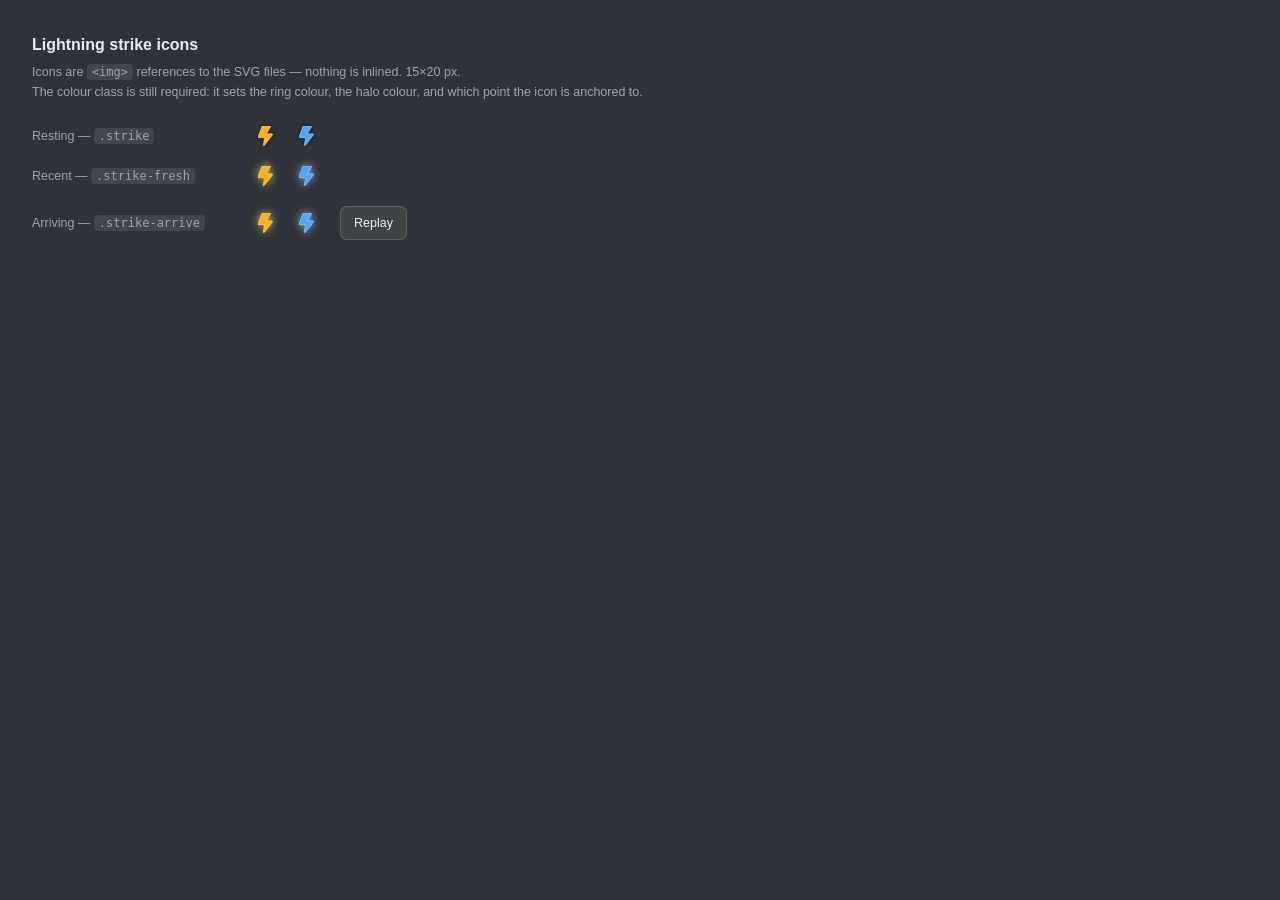
<file: docs/strike-icons/index.html>
<!doctype html>
<html lang="en">
<head>
<meta charset="utf-8">
<meta name="viewport" content="width=device-width, initial-scale=1">
<title>Lightning strike icons</title>
<link rel="stylesheet" href="strike-icons.css">
<style>
  body { margin:0; padding:32px; background:#2f3339; color:#e9edf2;
    font:14px/1.6 -apple-system, BlinkMacSystemFont, "Segoe UI", Inter, sans-serif; }
  h1 { font-size:16px; margin:0 0 4px; }
  p  { margin:0 0 24px; color:#9aa4b1; font-size:12.5px; }
  .row { display:flex; align-items:center; gap:26px; margin-bottom:20px; }
  .row .label { width:200px; color:#9aa4b1; font-size:12.5px; }
  button { background:rgba(255,255,255,.08); color:#e9edf2;
    border:1px solid rgba(255,255,255,.16); border-radius:7px;
    padding:6px 13px; font:inherit; font-size:12.5px; cursor:pointer; }
  code { background:rgba(255,255,255,.09); padding:1px 5px; border-radius:4px; font-size:12px; }

</style>
</head>
<body>

<h1>Lightning strike icons</h1>
<p>Icons are <code>&lt;img&gt;</code> references to the SVG files — nothing is inlined. 15&times;20&nbsp;px.<br>
The colour class is still required: it sets the ring colour, the halo colour, and which point the icon is anchored to.</p>

<div class="row">
  <span class="label">Resting — <code>.strike</code></span>
  <span class="strike strike-cloud-to-ground"><span class="strike-glyph"><img src="lightning-cloud-to-ground.svg" alt="Cloud-to-ground strike"></span></span>
  <span class="strike strike-cloud-to-cloud"><span class="strike-glyph"><img src="lightning-cloud-to-cloud.svg" alt="Cloud-to-cloud strike"></span></span>
</div>

<div class="row">
  <span class="label">Recent — <code>.strike-fresh</code></span>
  <span class="strike strike-cloud-to-ground strike-fresh"><span class="strike-glyph"><img src="lightning-cloud-to-ground.svg" alt=""></span></span>
  <span class="strike strike-cloud-to-cloud strike-fresh"><span class="strike-glyph"><img src="lightning-cloud-to-cloud.svg" alt=""></span></span>
</div>

<div class="row">
  <span class="label">Arriving — <code>.strike-arrive</code></span>
  <span class="strike strike-cloud-to-ground" id="a"><span class="strike-ring"></span><span class="strike-glyph"><img src="lightning-cloud-to-ground.svg" alt=""></span></span>
  <span class="strike strike-cloud-to-cloud" id="b"><span class="strike-ring"></span><span class="strike-glyph"><img src="lightning-cloud-to-cloud.svg" alt=""></span></span>
  <button id="play">Replay</button>
</div>

<script>
/* Add .strike-arrive to animate; remove it on animationend and the icon settles
   into whatever state it is left in. */
function arrive(el) {
  el.classList.remove('strike-arrive', 'strike-fresh');
  void el.offsetWidth;                        // restart the animation
  el.classList.add('strike-arrive');
  el.addEventListener('animationend', function done(ev) {
    if (ev.animationName !== 'strike-bloom') return;
    el.removeEventListener('animationend', done);
    el.classList.remove('strike-arrive');
    el.classList.add('strike-fresh');          // hand over to the static halo
  });
}
const play = () => ['a', 'b'].forEach(id => arrive(document.getElementById(id)));
document.getElementById('play').addEventListener('click', play);
play();
</script>
</body>
</html>
</file>
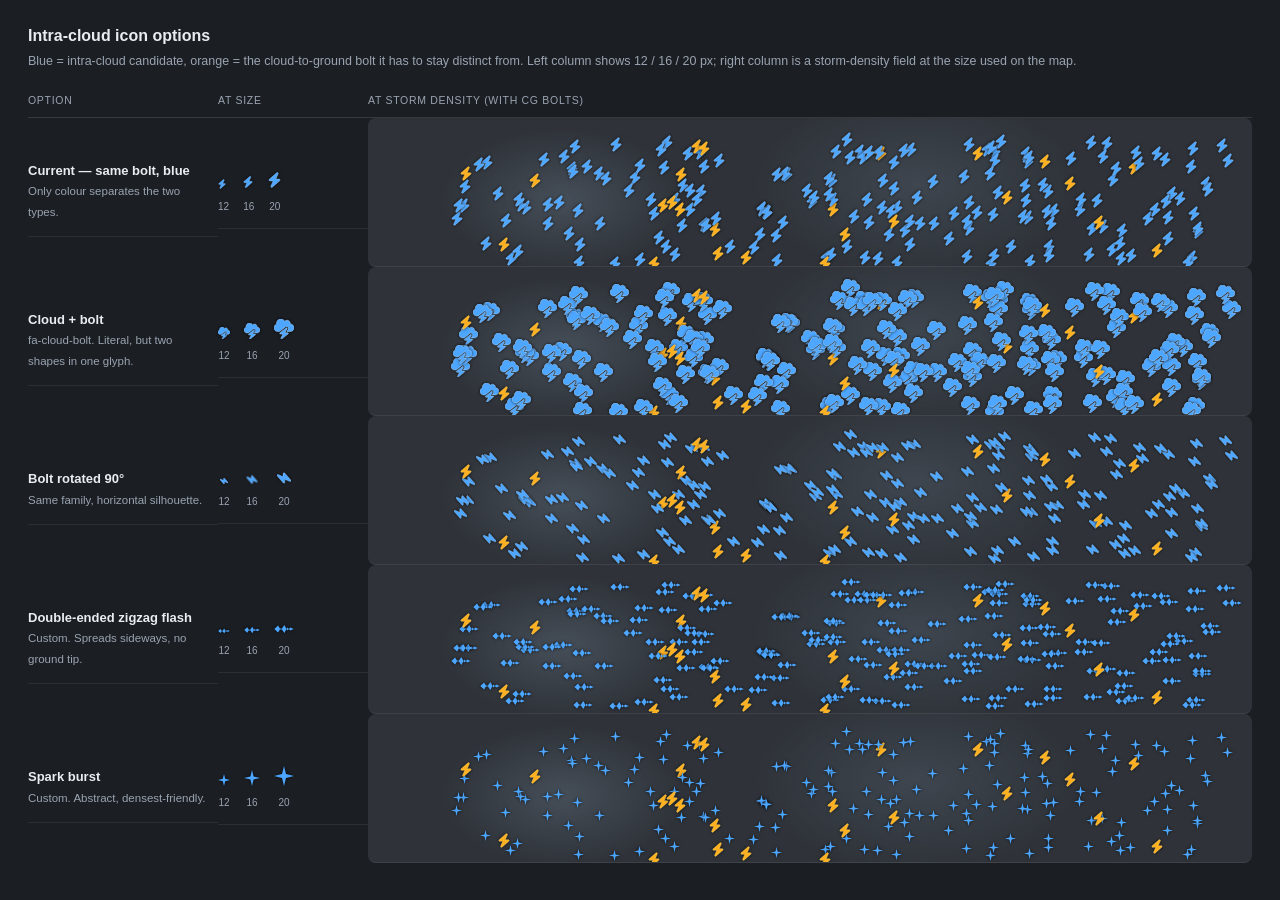
<file: icon-options.html>
<!doctype html>
<html lang="en">
<head>
<meta charset="utf-8">
<title>Intra-cloud icon options</title>
<style>
  body { margin:0; background:#1b1e23; color:#e9edf2;
    font:14px/1.5 -apple-system, BlinkMacSystemFont, "Segoe UI", Inter, sans-serif; padding:24px 28px; }
  h1 { font-size:16px; margin:0 0 4px; }
  p.sub { color:#9aa4b1; font-size:12.5px; margin:0 0 22px; }
  .grid { display:grid; grid-template-columns: 190px 150px 1fr; gap:0; align-items:center; }
  .head { color:#9aa4b1; font-size:10.5px; text-transform:uppercase; letter-spacing:.7px;
    padding:0 0 8px; border-bottom:1px solid rgba(255,255,255,.12); }
  .row-name { padding:14px 12px 14px 0; border-bottom:1px solid rgba(255,255,255,.07); }
  .row-name b { display:block; font-size:13px; }
  .row-name span { color:#9aa4b1; font-size:11.5px; }
  .sizes, .field { padding:14px 0; border-bottom:1px solid rgba(255,255,255,.07); }
  .sizes { display:flex; align-items:flex-end; gap:14px; }
  .field { position:relative; height:120px; background:#2f3339;
    background-image:
      radial-gradient(120px 70px at 22% 55%, rgba(120,140,160,.30), transparent),
      radial-gradient(160px 90px at 62% 45%, rgba(110,130,150,.24), transparent);
    border-radius:8px; overflow:hidden; }
  .ic  svg path { fill:#4da6ff; stroke:#a8d5ff; stroke-width:14; }
  .cg  svg path { fill:#ffb020; stroke:#ffe27a; stroke-width:14; }
  .ic.thin svg path, .cg.thin svg path { stroke-width:0; }
  .icon { display:inline-block; }
  .icon svg { display:block; width:100%; height:100%;
    filter: drop-shadow(0 0 1.5px rgba(0,0,0,.85)); }
  .field .icon { position:absolute; }
  .cap { color:#9aa4b1; font-size:10px; text-align:center; margin-top:3px; }
</style>
</head>
<body>
<h1>Intra-cloud icon options</h1>
<p class="sub">Blue = intra-cloud candidate, orange = the cloud-to-ground bolt it has to stay distinct from.
Left column shows 12&nbsp;/&nbsp;16&nbsp;/&nbsp;20&nbsp;px; right column is a storm-density field at the size used on the map.</p>

<div class="grid">
  <div class="head">Option</div>
  <div class="head">At size</div>
  <div class="head">At storm density (with CG bolts)</div>
</div>
<div class="grid" id="grid"></div>

<script>
const P = {
  bolt:      { vb:'0 0 448 512', d:'M349.4 44.6c5.9-13.7 1.5-29.7-10.6-38.5s-28.6-8-39.9 1.8l-256 224c-10 8.8-13.6 22.9-8.9 35.3S50.7 288 64 288H175.5L98.6 467.4c-5.9 13.7-1.5 29.7 10.6 38.5s28.6 8 39.9-1.8l256-224c10-8.8 13.6-22.9 8.9-35.3s-16.6-20.7-30-20.7H272.5L349.4 44.6z' },
  cloudBolt: { vb:'0 0 512 512', d:'M0 224c0 53 43 96 96 96h47.2L290 202.5c17.6-14.1 42.6-14 60.2 .2s22.8 38.6 12.8 58.8L333.7 320H352h64c53 0 96-43 96-96s-43-96-96-96c-.5 0-1.1 0-1.6 0c1.1-5.2 1.6-10.5 1.6-16c0-44.2-35.8-80-80-80c-24.3 0-46.1 10.9-60.8 28C256.5 24.3 219.1 0 176 0C114.1 0 64 50.1 64 112c0 7.1 .7 14.1 1.9 20.8C27.6 145.4 0 181.5 0 224zm330.1 3.6c-5.8-4.7-14.2-4.7-20.1-.1l-160 128c-5.3 4.2-7.4 11.4-5.1 17.8s8.3 10.7 15.1 10.7h70.1L177.7 488.8c-3.4 6.7-1.6 14.9 4.3 19.6s14.2 4.7 20.1 .1l160-128c5.3-4.2 7.4-11.4 5.1-17.8s-8.3-10.7-15.1-10.7H281.9l52.4-104.8c3.4-6.7 1.6-14.9-4.2-19.6z' },
  boltLightning: { vb:'0 0 384 512', d:'M0 256L28.5 28c2-16 15.6-28 31.8-28H228.9c15 0 27.1 12.1 27.1 27.1c0 3.2-.6 6.5-1.7 9.5L208 160H347.3c20.2 0 36.7 16.4 36.7 36.7c0 7.4-2.2 14.6-6.4 20.7l-192.2 281c-5.9 8.6-15.6 13.7-25.9 13.7h-2.9c-15.7 0-28.5-12.8-28.5-28.5c0-2.3 .3-4.6 .9-6.9L176 288H32c-17.7 0-32-14.3-32-32z' },
  // Custom: a double-ended zigzag flash. No tip, no ground attachment point.
  flash:     { vb:'0 0 512 256', d:'M8 128 L104 40 L176 152 L264 24 L344 168 L416 88 L504 128 L416 168 L344 88 L264 232 L176 104 L104 216 Z' },
  // Custom: symmetric spark / star-burst.
  spark:     { vb:'0 0 100 100', d:'M50 0 L60 40 L100 50 L60 60 L50 100 L40 60 L0 50 L40 40 Z' }
};

function svg(p) { return '<svg viewBox="' + p.vb + '"><path d="' + p.d + '"/></svg>'; }

const OPTIONS = [
  { key:'a', name:'Current — same bolt, blue',   note:'Only colour separates the two types.',
    icon:P.bolt, cls:'ic', ratio:[12,19] },
  { key:'b', name:'Cloud + bolt',                note:'fa-cloud-bolt. Literal, but two shapes in one glyph.',
    icon:P.cloudBolt, cls:'ic', ratio:[19,19] },
  { key:'c', name:'Bolt rotated 90°',            note:'Same family, horizontal silhouette.',
    icon:P.bolt, cls:'ic', ratio:[19,13], rot:90 },
  { key:'d', name:'Double-ended zigzag flash',   note:'Custom. Spreads sideways, no ground tip.',
    icon:P.flash, cls:'ic thin', ratio:[20,10] },
  { key:'e', name:'Spark burst',                 note:'Custom. Abstract, densest-friendly.',
    icon:P.spark, cls:'ic thin', ratio:[11,11] }
];

/* Deterministic scatter so the density panels are comparable. */
function rng(seed){ let a=seed>>>0; return ()=>{a|=0;a=(a+0x6d2b79f5)|0;let t=Math.imul(a^(a>>>15),1|a);t=(t+Math.imul(t^(t>>>7),61|t))^t;return ((t^(t>>>14))>>>0)/4294967296;};}

const grid = document.getElementById('grid');
for (const o of OPTIONS) {
  const [w, h] = o.ratio;
  const rot = o.rot ? 'transform:rotate(' + o.rot + 'deg);' : '';

  const name = document.createElement('div');
  name.className = 'row-name';
  name.innerHTML = '<b>' + o.name + '</b><span>' + o.note + '</span>';

  const sizes = document.createElement('div');
  sizes.className = 'sizes';
  sizes.innerHTML = [12, 16, 20].map(s => {
    const sw = Math.round(w * s / Math.max(w, h)), sh = Math.round(h * s / Math.max(w, h));
    return '<div><span class="icon ' + o.cls + '" style="width:' + sw + 'px;height:' + sh + 'px;' + rot + '">' +
      svg(o.icon) + '</span><div class="cap">' + s + '</div></div>';
  }).join('');

  const field = document.createElement('div');
  field.className = 'field';
  const r = rng(4242);
  let html = '';
  for (let i = 0; i < 210; i++) {
    // Cluster the scatter so it reads like a storm cell, not confetti.
    const cx = [0.24, 0.46, 0.66, 0.82][i % 4];
    const x = Math.min(0.97, Math.max(0.01, cx + (r() - 0.5) * 0.30));
    const y = Math.min(0.92, Math.max(0.02, 0.5 + (r() - 0.5) * 0.85));
    const isCg = r() < 0.13;
    if (isCg) {
      html += '<span class="icon cg" style="left:' + (x * 100) + '%;top:' + (y * 100) +
        '%;width:12px;height:19px"></span>';
    } else {
      html += '<span class="icon ' + o.cls + '" style="left:' + (x * 100) + '%;top:' + (y * 100) +
        '%;width:' + w + 'px;height:' + h + 'px;' + rot + '"></span>';
    }
  }
  field.innerHTML = html;
  field.querySelectorAll('.cg').forEach(e => e.innerHTML = svg(P.bolt));
  field.querySelectorAll('.icon:not(.cg)').forEach(e => e.innerHTML = svg(o.icon));

  grid.append(name, sizes, field);
}
</script>
</body>
</html>
</file>
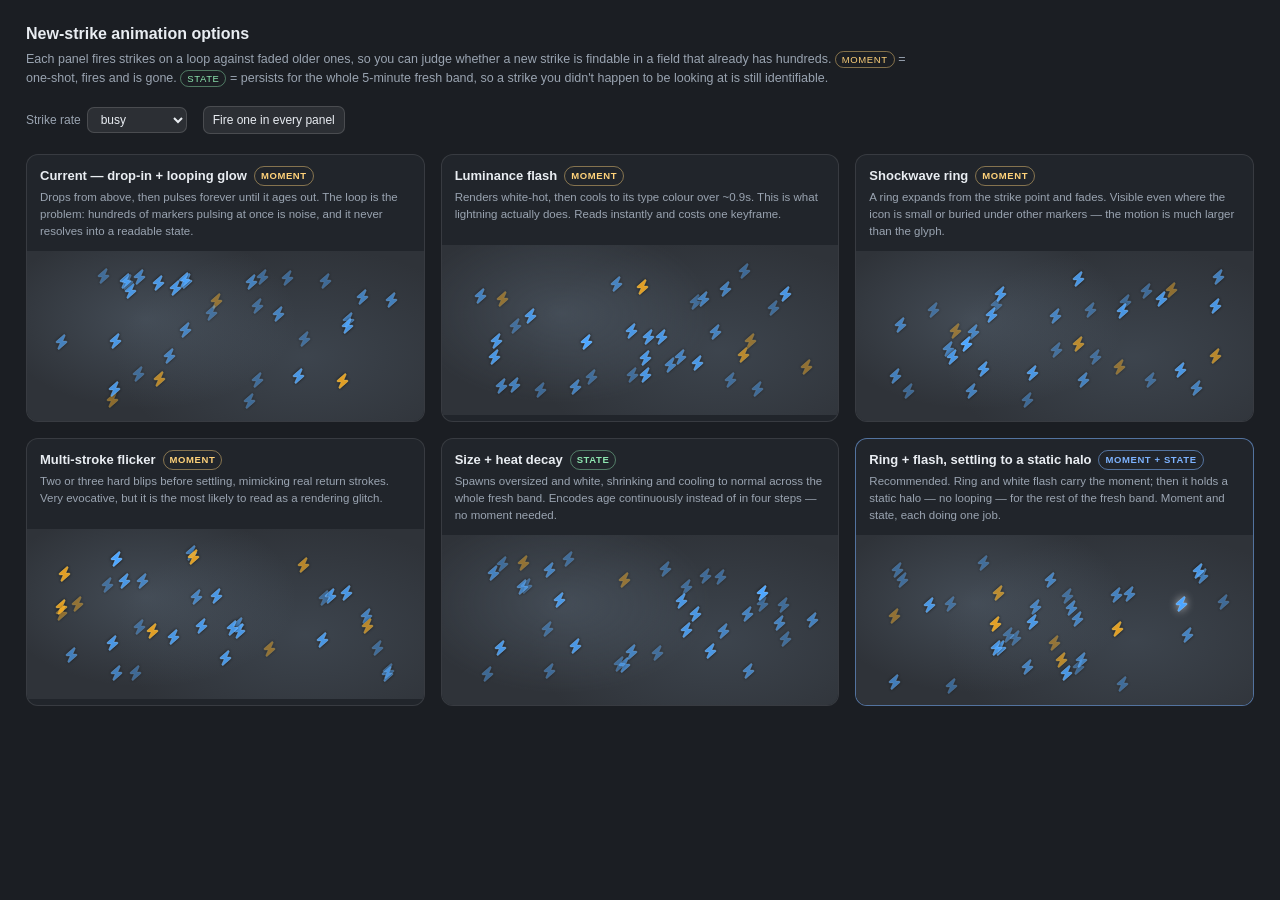
<file: strike-animations.html>
<!doctype html>
<html lang="en">
<head>
<meta charset="utf-8">
<title>New-strike animation options</title>
<style>
  body { margin:0; background:#1b1e23; color:#e9edf2; padding:22px 26px 40px;
    font:14px/1.5 -apple-system, BlinkMacSystemFont, "Segoe UI", Inter, sans-serif; }
  h1 { font-size:16px; margin:0 0 4px; }
  p.sub { color:#9aa4b1; font-size:12.5px; margin:0 0 18px; max-width:900px; }
  .bar { display:flex; gap:16px; align-items:center; margin-bottom:20px;
    font-size:12px; color:#9aa4b1; }
  .bar label { display:flex; gap:6px; align-items:center; }
  .bar select, .bar button { background:rgba(255,255,255,.08); color:#e9edf2;
    border:1px solid rgba(255,255,255,.14); border-radius:7px; padding:4px 9px;
    font:inherit; font-size:12px; cursor:pointer; }

  .cards { display:grid; grid-template-columns:repeat(auto-fill, minmax(310px, 1fr)); gap:16px; }
  .card { border:1px solid rgba(255,255,255,.10); border-radius:12px; overflow:hidden;
    background:#21252b; }
  .card.rec { border-color:rgba(125,179,255,.55); }
  .card h2 { font-size:13px; margin:0; padding:11px 13px 3px; display:flex;
    align-items:center; gap:7px; }
  .tag { font-size:9.5px; text-transform:uppercase; letter-spacing:.6px; padding:2px 6px;
    border-radius:999px; border:1px solid rgba(255,255,255,.2); color:#9aa4b1; }
  .tag.moment { color:#ffd27a; border-color:rgba(255,210,122,.45); }
  .tag.state  { color:#8ee6b0; border-color:rgba(142,230,176,.45); }
  .tag.rec    { color:#7db3ff; border-color:rgba(125,179,255,.55); }
  .card p { margin:0; padding:0 13px 10px; color:#9aa4b1; font-size:11.5px; min-height:46px; }
  .stage { position:relative; height:170px; overflow:hidden;
    background:#2f3339;
    background-image:
      radial-gradient(150px 90px at 30% 40%, rgba(120,140,160,.28), transparent),
      radial-gradient(190px 110px at 70% 62%, rgba(110,130,150,.22), transparent); }

  /* ---- marker chrome, matching the map ---- */
  .m { position:absolute; width:13px; height:20px; }
  .m svg { width:100%; height:100%; display:block;
    filter: drop-shadow(0 0 1.5px rgba(0,0,0,.85)); }
  .m svg path { fill:var(--c); stroke:var(--c2); stroke-width:14; }
  .m.cg { --c:#ffb020; --c2:#ffe27a; }
  .m.ic { --c:#4da6ff; --c2:#a8d5ff; }
  /* older strikes, for context */
  .m.old { opacity:.45; }

  /* ---------- A. current: drop-in, then looping glow ---------- */
  .a .fx      { animation: dropIn .55s cubic-bezier(.22,1,.36,1) both; }
  .a .fx svg  { animation: glowLoop 1.2s ease-in-out infinite; }
  @keyframes dropIn {
    0%   { transform:translateY(-9px) scale(1.5); opacity:0; }
    35%  { transform:translateY(0) scale(1.18); opacity:1; }
    100% { transform:translateY(0) scale(1); opacity:1; }
  }
  @keyframes glowLoop {
    0%,100% { filter: drop-shadow(0 0 2px rgba(255,255,255,.5)); }
    50%     { filter: drop-shadow(0 0 7px rgba(255,255,255,.95)); }
  }

  /* ---------- B. luminance flash: white-hot, then cools to type colour ---------- */
  .b .fx svg path { animation: cool .9s ease-out both; }
  .b .fx svg      { animation: bloom .9s ease-out both; }
  @keyframes cool {
    0%   { fill:#ffffff; stroke:#ffffff; }
    18%  { fill:#ffffff; stroke:#ffffff; }
    100% { fill:var(--c);  stroke:var(--c2); }
  }
  @keyframes bloom {
    0%   { filter: drop-shadow(0 0 10px rgba(255,255,255,1)); transform:scale(1.35); }
    22%  { filter: drop-shadow(0 0 8px rgba(255,255,255,.9)); transform:scale(1.1); }
    100% { filter: drop-shadow(0 0 1.5px rgba(0,0,0,.85)); transform:scale(1); }
  }

  /* ---------- C. shockwave ring ---------- */
  .ring { position:absolute; border-radius:50%; border:1.5px solid var(--c2);
    width:10px; height:10px; margin:-5px 0 0 -5px; pointer-events:none;
    animation: shock 1.1s cubic-bezier(.15,.7,.3,1) both; }
  @keyframes shock {
    0%   { transform:scale(.4); opacity:.95; border-width:2px; }
    100% { transform:scale(6);  opacity:0;   border-width:.5px; }
  }
  .c .fx { animation: popIn .4s cubic-bezier(.22,1,.36,1) both; }
  @keyframes popIn {
    0%   { transform:scale(1.6); opacity:0; }
    40%  { transform:scale(1.05); opacity:1; }
    100% { transform:scale(1); opacity:1; }
  }

  /* ---------- D. multi-stroke flicker ---------- */
  .d .fx { animation: flicker .75s steps(1, end) both; }
  @keyframes flicker {
    0%   { opacity:0; transform:scale(1.3); }
    6%   { opacity:1; transform:scale(1.3); }
    14%  { opacity:0; }
    22%  { opacity:1; transform:scale(1.12); }
    30%  { opacity:.15; }
    38%  { opacity:1; transform:scale(1); }
    46%  { opacity:.5; }
    100% { opacity:1; transform:scale(1); }
  }
  .d .fx svg { animation: bloom .75s ease-out both; }

  /* ---------- E. size + heat decay across the whole fresh band ---------- */
  .e .fx { animation: shrink 3.2s ease-out both; }
  @keyframes shrink {
    0%   { transform:scale(1.9); }
    100% { transform:scale(1); }
  }
  .e .fx svg path { animation: coolSlow 3.2s ease-out both; }
  @keyframes coolSlow {
    0%   { fill:#ffffff; stroke:#ffffff; }
    100% { fill:var(--c); stroke:var(--c2); }
  }

  /* ---------- F. recommended combo ---------- */
  .f .fx { animation: popIn .4s cubic-bezier(.22,1,.36,1) both; }
  .f .fx svg      { animation: bloomHold 3.2s ease-out both; }
  .f .fx svg path { animation: cool .9s ease-out both; }
  @keyframes bloomHold {
    0%   { filter: drop-shadow(0 0 10px rgba(255,255,255,1)); }
    22%  { filter: drop-shadow(0 0 8px rgba(255,255,255,.9)); }
    /* settles onto a STATIC halo that holds for the rest of the fresh band */
    45%  { filter: drop-shadow(0 0 4px rgba(255,255,255,.65)); }
    100% { filter: drop-shadow(0 0 4px rgba(255,255,255,.65)); }
  }
</style>
</head>
<body>
<h1>New-strike animation options</h1>
<p class="sub">Each panel fires strikes on a loop against faded older ones, so you can judge whether a new
strike is findable in a field that already has hundreds. <span class="tag moment">moment</span> = one-shot,
fires and is gone. <span class="tag state">state</span> = persists for the whole 5-minute fresh band, so a
strike you didn't happen to be looking at is still identifiable.</p>

<div class="bar">
  <label>Strike rate
    <select id="rate">
      <option value="1600">calm</option>
      <option value="800" selected>busy</option>
      <option value="300">storm peak</option>
    </select>
  </label>
  <button id="once">Fire one in every panel</button>
</div>

<div class="cards" id="cards"></div>

<script>
/* Font Awesome Free 6.5.2 "bolt" (solid) — Icons: CC BY 4.0, (c) 2024 Fonticons, Inc. */
const BOLT = '<svg viewBox="0 0 448 512"><path d="M349.4 44.6c5.9-13.7 1.5-29.7-10.6-38.5s-28.6-8-39.9 1.8l-256 224c-10 8.8-13.6 22.9-8.9 35.3S50.7 288 64 288H175.5L98.6 467.4c-5.9 13.7-1.5 29.7 10.6 38.5s28.6 8 39.9-1.8l256-224c10-8.8 13.6-22.9 8.9-35.3s-16.6-20.7-30-20.7H272.5L349.4 44.6z"/></svg>';

const OPTIONS = [
  { k:'a', name:'Current — drop-in + looping glow', kind:'moment',
    desc:'Drops from above, then pulses forever until it ages out. The loop is the problem: hundreds of markers pulsing at once is noise, and it never resolves into a readable state.' },
  { k:'b', name:'Luminance flash', kind:'moment',
    desc:'Renders white-hot, then cools to its type colour over ~0.9s. This is what lightning actually does. Reads instantly and costs one keyframe.' },
  { k:'c', name:'Shockwave ring', kind:'moment',
    desc:'A ring expands from the strike point and fades. Visible even where the icon is small or buried under other markers — the motion is much larger than the glyph.' },
  { k:'d', name:'Multi-stroke flicker', kind:'moment',
    desc:'Two or three hard blips before settling, mimicking real return strokes. Very evocative, but it is the most likely to read as a rendering glitch.' },
  { k:'e', name:'Size + heat decay', kind:'state',
    desc:'Spawns oversized and white, shrinking and cooling to normal across the whole fresh band. Encodes age continuously instead of in four steps — no moment needed.' },
  { k:'f', name:'Ring + flash, settling to a static halo', kind:'rec',
    desc:'Recommended. Ring and white flash carry the moment; then it holds a static halo — no looping — for the rest of the fresh band. Moment and state, each doing one job.' }
];

const cards = document.getElementById('cards');
const stages = [];

for (const o of OPTIONS) {
  const card = document.createElement('div');
  card.className = 'card' + (o.kind === 'rec' ? ' rec' : '');
  const tag = o.kind === 'rec' ? '<span class="tag rec">moment + state</span>'
    : '<span class="tag ' + o.kind + '">' + o.kind + '</span>';
  card.innerHTML = '<h2>' + o.name + ' ' + tag + '</h2><p>' + o.desc + '</p>' +
    '<div class="stage ' + o.k + '"></div>';
  cards.appendChild(card);
  stages.push({ key:o.k, el: card.querySelector('.stage') });
}

let seed = 987654321;
function rnd(){ seed|=0; seed=(seed+0x6d2b79f5)|0; let t=Math.imul(seed^(seed>>>15),1|seed);
  t=(t+Math.imul(t^(t>>>7),61|t))^t; return ((t^(t>>>14))>>>0)/4294967296; }

/* Seed each panel with faded older strikes so a new one has to compete. */
for (const s of stages) {
  for (let i = 0; i < 34; i++) {
    const m = document.createElement('div');
    m.className = 'm old ' + (rnd() < 0.13 ? 'cg' : 'ic');
    m.style.left = (6 + rnd() * 86) + '%';
    m.style.top  = (8 + rnd() * 76) + '%';
    m.style.opacity = [0.85, 0.65, 0.45][Math.floor(rnd() * 3)];
    m.innerHTML = BOLT;
    s.el.appendChild(m);
  }
}

function fire(stage) {
  const isCg = Math.random() < 0.13;
  const x = 8 + Math.random() * 82, y = 10 + Math.random() * 72;

  if (stage.key === 'c' || stage.key === 'f') {
    const ring = document.createElement('div');
    ring.className = 'ring ' + (isCg ? 'cg' : 'ic');
    ring.style.cssText += ';left:' + (x + 1.5) + '%;top:' + (y + 6) + '%;' +
      '--c2:' + (isCg ? '#ffe27a' : '#a8d5ff');
    stage.el.appendChild(ring);
    setTimeout(() => ring.remove(), 1200);
  }

  const m = document.createElement('div');
  m.className = 'm fx ' + (isCg ? 'cg' : 'ic');
  m.style.left = x + '%';
  m.style.top  = y + '%';
  m.innerHTML = BOLT;
  stage.el.appendChild(m);

  // After the fresh band, demote it to an aged marker and let it linger.
  setTimeout(() => {
    m.classList.remove('fx');
    m.classList.add('old');
    m.style.opacity = 0.65;
    m.querySelector('svg').style.animation = 'none';
    m.querySelector('path').style.animation = 'none';
  }, 3400);
  setTimeout(() => m.remove(), 14000);
}

let timer = null;
function loop() {
  clearInterval(timer);
  const ms = Number(document.getElementById('rate').value);
  timer = setInterval(() => {
    // Panels fire independently so you can compare them mid-motion.
    for (const s of stages) if (Math.random() < 0.75) fire(s);
  }, ms);
}
document.getElementById('rate').addEventListener('change', loop);
document.getElementById('once').addEventListener('click', () => stages.forEach(fire));
loop();
</script>
</body>
</html>
</file>
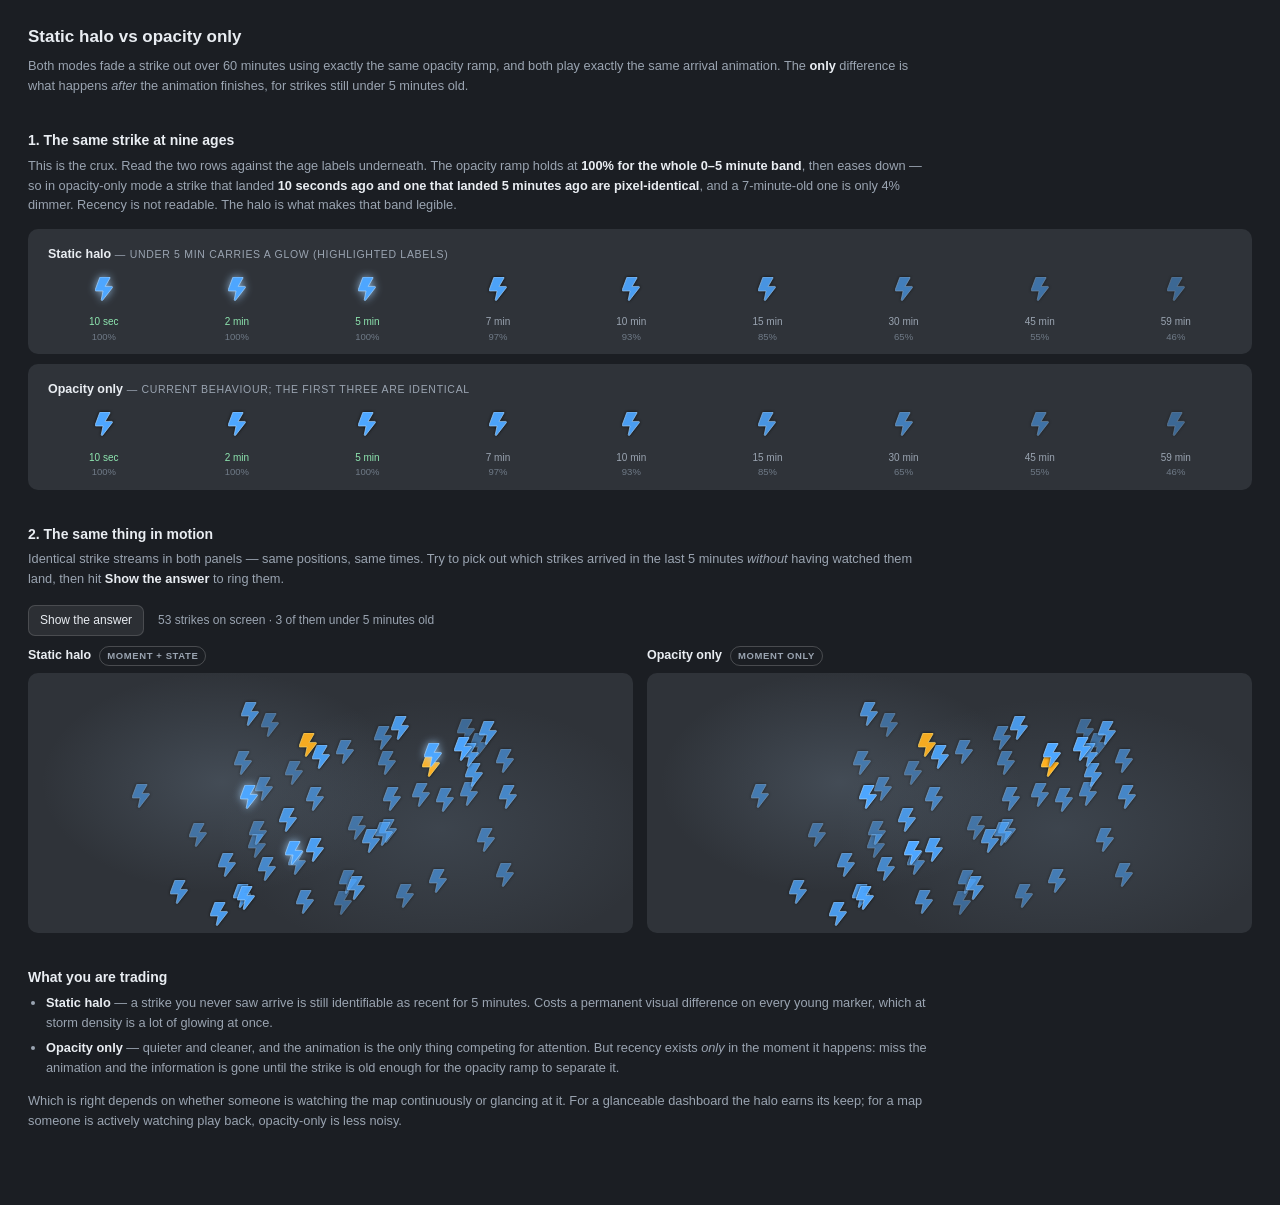
<file: docs/halo-vs-opacity.html>
<!doctype html>
<html lang="en">
<head>
<meta charset="utf-8">
<title>Static halo vs opacity only</title>
<style>
  :root {
    --cg:#ffb020; --cg-hi:#ffe27a; --cg-halo:rgba(255,226,122,.8);
    --ic:#4da6ff; --ic-hi:#a8d5ff; --ic-halo:rgba(168,213,255,.8);
    --muted:#9aa4b1;
  }
  * { box-sizing:border-box; }
  body { margin:0; background:#1b1e23; color:#e9edf2; padding:24px 28px 60px;
    font:14px/1.55 -apple-system, BlinkMacSystemFont, "Segoe UI", Inter, sans-serif; }
  h1 { font-size:17px; margin:0 0 6px; }
  h2 { font-size:14px; margin:34px 0 4px; }
  p  { margin:0 0 14px; color:var(--muted); font-size:12.8px; max-width:900px; }
  p b, li b { color:#e9edf2; }
  ul { margin:0 0 14px 18px; padding:0; color:var(--muted); font-size:12.8px; max-width:900px; }
  li { margin-bottom:5px; }
  code { background:rgba(255,255,255,.08); padding:1px 5px; border-radius:4px; font-size:12px; }

  .strip { background:#2f3339; border-radius:10px; padding:16px 8px 10px; margin-bottom:10px; }
  .strip-label { color:var(--muted); font-size:10.5px; text-transform:uppercase;
    letter-spacing:.7px; padding:0 12px 12px; }
  .strip-label b { color:#e9edf2; letter-spacing:0; text-transform:none; font-size:12.5px; }
  .ages { display:flex; justify-content:space-around; align-items:flex-end; }
  .age { text-align:center; }
  .age .cap { color:var(--muted); font-size:10px; margin-top:7px; }
  .age .val { color:#6f7a87; font-size:9.5px; }
  .age.recent .cap { color:#8ee6b0; }

  /* ---- marker chrome, lifted from the app ---- */
  .m { width:18px; height:24px; position:relative; display:inline-block; }
  .m svg { width:100%; height:100%; display:block;
    filter: drop-shadow(0 0 1.5px rgba(0,0,0,.85)); }
  .m svg path { fill:var(--c); stroke:var(--c2); stroke-width:.9;
    stroke-linejoin:round; stroke-linecap:round; }
  .cg { --c:var(--cg); --c2:var(--cg-hi); --halo:var(--cg-halo); }
  .ic { --c:var(--ic); --c2:var(--ic-hi); --halo:var(--ic-halo); }

  /* THE ONE DIFFERENCE: in halo mode, strikes under 5 minutes keep a glow. */
  .mode-halo .m.fresh svg { filter: drop-shadow(0 0 4px var(--halo)); }

  .field { position:relative; height:260px; border-radius:10px; overflow:hidden;
    background:#2f3339;
    background-image:
      radial-gradient(180px 110px at 32% 42%, rgba(120,140,160,.28), transparent),
      radial-gradient(220px 130px at 68% 60%, rgba(110,130,150,.22), transparent); }
  .field .m { position:absolute; }
  .panes { display:grid; grid-template-columns:1fr 1fr; gap:14px; }
  .pane h3 { font-size:12.5px; margin:0 0 7px; display:flex; gap:8px; align-items:center; }
  .pill { font-size:9.5px; text-transform:uppercase; letter-spacing:.6px; padding:2px 7px;
    border-radius:999px; border:1px solid rgba(255,255,255,.2); color:var(--muted); }

  /* Answer key: rings the strikes that are genuinely under 5 minutes old. */
  .reveal .m.fresh::after {
    content:""; position:absolute; inset:-5px; border-radius:50%;
    border:1.5px dashed #8ee6b0;
  }

  .bar { display:flex; gap:14px; align-items:center; margin:16px 0 10px;
    font-size:12px; color:var(--muted); }
  .bar button { background:rgba(255,255,255,.08); color:#e9edf2;
    border:1px solid rgba(255,255,255,.14); border-radius:7px; padding:5px 11px;
    font:inherit; font-size:12px; cursor:pointer; }
  .bar button.on { background:#7db3ff; color:#0d1420; border-color:#7db3ff; }
</style>
</head>
<body>

<h1>Static halo vs opacity only</h1>
<p>Both modes fade a strike out over 60&nbsp;minutes using exactly the same opacity ramp, and both
play exactly the same arrival animation. The <b>only</b> difference is what happens <i>after</i> the
animation finishes, for strikes still under 5&nbsp;minutes old.</p>

<h2>1. The same strike at nine ages</h2>
<p>This is the crux. Read the two rows against the age labels underneath. The opacity ramp holds at
<b>100% for the whole 0–5 minute band</b>, then eases down — so in opacity-only mode a strike that
landed <b>10 seconds ago and one that landed 5 minutes ago are pixel-identical</b>, and a 7-minute-old
one is only 4% dimmer. Recency is not readable. The halo is what makes that band legible.</p>

<div class="strip mode-halo">
  <div class="strip-label"><b>Static halo</b> — under 5 min carries a glow (highlighted labels)</div>
  <div class="ages" id="ages-halo"></div>
</div>
<div class="strip mode-opacity">
  <div class="strip-label"><b>Opacity only</b> — current behaviour; the first three are identical</div>
  <div class="ages" id="ages-plain"></div>
</div>

<h2>2. The same thing in motion</h2>
<p>Identical strike streams in both panels — same positions, same times. Try to pick out which
strikes arrived in the last 5 minutes <i>without</i> having watched them land, then hit
<b>Show the answer</b> to ring them.</p>

<div class="bar">
  <button id="reveal">Show the answer</button>
  <span id="stat"></span>
</div>

<div class="panes">
  <div class="pane">
    <h3>Static halo <span class="pill">moment + state</span></h3>
    <div class="field mode-halo" id="field-halo"></div>
  </div>
  <div class="pane">
    <h3>Opacity only <span class="pill">moment only</span></h3>
    <div class="field mode-opacity" id="field-plain"></div>
  </div>
</div>

<h2>What you are trading</h2>
<ul>
  <li><b>Static halo</b> — a strike you never saw arrive is still identifiable as recent for
    5&nbsp;minutes. Costs a permanent visual difference on every young marker, which at storm density
    is a lot of glowing at once.</li>
  <li><b>Opacity only</b> — quieter and cleaner, and the animation is the only thing competing for
    attention. But recency exists <i>only</i> in the moment it happens: miss the animation and the
    information is gone until the strike is old enough for the opacity ramp to separate it.</li>
</ul>
<p>Which is right depends on whether someone is watching the map continuously or glancing at it.
For a glanceable dashboard the halo earns its keep; for a map someone is actively watching play
back, opacity-only is less noisy.</p>

<script>
/* Same artwork as the map. */
const BOLT = '<svg viewBox="0 0 23 31"><path d="M18.3193 0H6.95469C6.5366 0 6.16264 0.260099 6.01717 0.652067L0.0632346 16.6952C-0.179191 17.3484 0.303992 18.0431 1.00075 18.0431H10.277L7.94665 29.2503C7.73063 30.2892 9.06821 30.905 9.717 30.0653L22.3178 13.7581C22.8257 13.1008 22.3572 12.1466 21.5265 12.1466H12.9558L19.1824 1.50502C19.5725 0.838366 19.0917 0 18.3193 0Z"/></svg>';

/* The app's opacity ramp, verbatim: four anchors, linear between them. */
const AGE_STOPS = [
  { min: 5,  opacity: 1.00 },
  { min: 15, opacity: 0.85 },
  { min: 30, opacity: 0.65 },
  { min: 60, opacity: 0.45 }
];
const MAX_AGE_MIN = 60;
function ageOpacity(ageMin) {
  if (ageMin < 0 || ageMin >= MAX_AGE_MIN) return null;
  if (ageMin <= AGE_STOPS[0].min) return 1;
  for (let i = 1; i < AGE_STOPS.length; i++) {
    const from = AGE_STOPS[i - 1], to = AGE_STOPS[i];
    if (ageMin <= to.min) {
      const t = (ageMin - from.min) / (to.min - from.min);
      return Math.round((from.opacity + (to.opacity - from.opacity) * t) * 100) / 100;
    }
  }
  return null;
}

/* ---- section 1: the age strip ---- */
const AGES = [0.2, 2, 5, 7, 10, 15, 30, 45, 59];
function buildStrip(el) {
  el.innerHTML = AGES.map(a => {
    const o = ageOpacity(a);
    const fresh = a <= 5;
    const label = a < 1 ? '10 sec' : a + ' min';
    return '<div class="age' + (fresh ? ' recent' : '') + '">' +
      '<span class="m ic' + (fresh ? ' fresh' : '') + '" style="opacity:' + o + '">' + BOLT + '</span>' +
      '<div class="cap">' + label + '</div>' +
      '<div class="val">' + Math.round(o * 100) + '%</div>' +
      '</div>';
  }).join('');
}
buildStrip(document.getElementById('ages-halo'));
buildStrip(document.getElementById('ages-plain'));

/* ---- section 2: the live field ---- */
/* Compressed clock: one real second is two simulated minutes, so the 5-minute
   fresh band lasts 2.5s and a strike lives 30s. */
const SIM_MIN_PER_SEC = 2;
const fields = [document.getElementById('field-halo'), document.getElementById('field-plain')];
let live = [];   // { simBirth, x, y, type, els: [el, el] }
let simMin = 0;
let seed = 1234567;
function rnd(){ seed|=0; seed=(seed+0x6d2b79f5)|0; let t=Math.imul(seed^(seed>>>15),1|seed);
  t=(t+Math.imul(t^(t>>>7),61|t))^t; return ((t^(t>>>14))>>>0)/4294967296; }

/* Seed with a full 60 minutes of history so the panels start realistic. */
function spawn(atSimMin) {
  const cx = [0.3, 0.5, 0.68][Math.floor(rnd() * 3)];
  const x = Math.min(94, Math.max(2, (cx + (rnd() - 0.5) * 0.34) * 100));
  const y = Math.min(88, Math.max(2, (0.5 + (rnd() - 0.5) * 0.8) * 100));
  const type = rnd() < 0.13 ? 'cg' : 'ic';
  const els = fields.map(f => {
    const el = document.createElement('span');
    el.className = 'm ' + type;
    el.style.left = x + '%';
    el.style.top = y + '%';
    el.innerHTML = BOLT;
    f.appendChild(el);
    return el;
  });
  live.push({ simBirth: atSimMin, els });
}
for (let a = -60; a < 0; a += 1.1) spawn(a);

let last = performance.now();
function tick(now) {
  const dt = Math.min(now - last, 200) / 1000;
  last = now;
  simMin += dt * SIM_MIN_PER_SEC;

  // ~0.9 strikes per simulated minute
  if (rnd() < dt * SIM_MIN_PER_SEC * 0.9) spawn(simMin);

  let freshCount = 0;
  live = live.filter(s => {
    const age = simMin - s.simBirth;
    const o = ageOpacity(age);
    if (o === null) { s.els.forEach(e => e.remove()); return false; }
    const fresh = age <= 5;
    if (fresh) freshCount++;
    s.els.forEach(e => {
      e.style.opacity = o;
      e.classList.toggle('fresh', fresh);
    });
    return true;
  });

  document.getElementById('stat').textContent =
    live.length + ' strikes on screen · ' + freshCount + ' of them under 5 minutes old';
  requestAnimationFrame(tick);
}
requestAnimationFrame(tick);

const btn = document.getElementById('reveal');
btn.addEventListener('click', () => {
  const on = btn.classList.toggle('on');
  fields.forEach(f => f.classList.toggle('reveal', on));
  btn.textContent = on ? 'Hide the answer' : 'Show the answer';
});
</script>
</body>
</html>
</file>
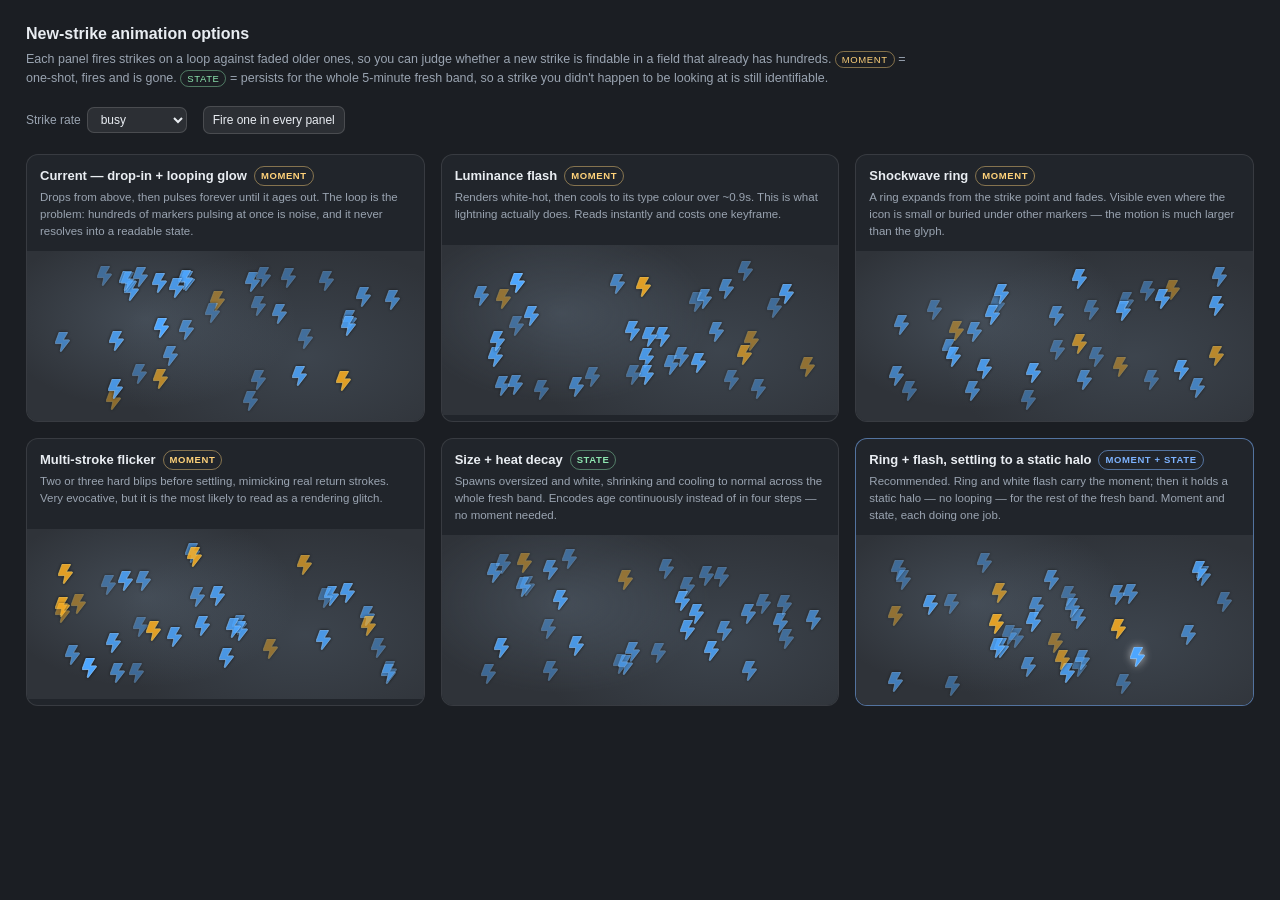
<file: docs/strike-animations.html>
<!doctype html>
<html lang="en">
<head>
<meta charset="utf-8">
<title>New-strike animation options</title>
<style>
  body { margin:0; background:#1b1e23; color:#e9edf2; padding:22px 26px 40px;
    font:14px/1.5 -apple-system, BlinkMacSystemFont, "Segoe UI", Inter, sans-serif; }
  h1 { font-size:16px; margin:0 0 4px; }
  p.sub { color:#9aa4b1; font-size:12.5px; margin:0 0 18px; max-width:900px; }
  .bar { display:flex; gap:16px; align-items:center; margin-bottom:20px;
    font-size:12px; color:#9aa4b1; }
  .bar label { display:flex; gap:6px; align-items:center; }
  .bar select, .bar button { background:rgba(255,255,255,.08); color:#e9edf2;
    border:1px solid rgba(255,255,255,.14); border-radius:7px; padding:4px 9px;
    font:inherit; font-size:12px; cursor:pointer; }

  .cards { display:grid; grid-template-columns:repeat(auto-fill, minmax(310px, 1fr)); gap:16px; }
  .card { border:1px solid rgba(255,255,255,.10); border-radius:12px; overflow:hidden;
    background:#21252b; }
  .card.rec { border-color:rgba(125,179,255,.55); }
  .card h2 { font-size:13px; margin:0; padding:11px 13px 3px; display:flex;
    align-items:center; gap:7px; }
  .tag { font-size:9.5px; text-transform:uppercase; letter-spacing:.6px; padding:2px 6px;
    border-radius:999px; border:1px solid rgba(255,255,255,.2); color:#9aa4b1; }
  .tag.moment { color:#ffd27a; border-color:rgba(255,210,122,.45); }
  .tag.state  { color:#8ee6b0; border-color:rgba(142,230,176,.45); }
  .tag.rec    { color:#7db3ff; border-color:rgba(125,179,255,.55); }
  .card p { margin:0; padding:0 13px 10px; color:#9aa4b1; font-size:11.5px; min-height:46px; }
  .stage { position:relative; height:170px; overflow:hidden;
    background:#2f3339;
    background-image:
      radial-gradient(150px 90px at 30% 40%, rgba(120,140,160,.28), transparent),
      radial-gradient(190px 110px at 70% 62%, rgba(110,130,150,.22), transparent); }

  /* ---- marker chrome, matching the map ---- */
  .m { position:absolute; width:15px; height:20px; }
  .m svg { width:100%; height:100%; display:block;
    filter: drop-shadow(0 0 1.5px rgba(0,0,0,.85)); }
  .m svg path { fill:var(--c); stroke:var(--c2); stroke-width:.9; stroke-linejoin:round; stroke-linecap:round; }
  .m.cg { --c:#ffb020; --c2:#ffe27a; }
  .m.ic { --c:#4da6ff; --c2:#a8d5ff; }
  /* older strikes, for context */
  .m.old { opacity:.45; }

  /* ---------- A. current: drop-in, then looping glow ---------- */
  .a .fx      { animation: dropIn .55s cubic-bezier(.22,1,.36,1) both; }
  .a .fx svg  { animation: glowLoop 1.2s ease-in-out infinite; }
  @keyframes dropIn {
    0%   { transform:translateY(-9px) scale(1.5); opacity:0; }
    35%  { transform:translateY(0) scale(1.18); opacity:1; }
    100% { transform:translateY(0) scale(1); opacity:1; }
  }
  @keyframes glowLoop {
    0%,100% { filter: drop-shadow(0 0 2px rgba(255,255,255,.5)); }
    50%     { filter: drop-shadow(0 0 7px rgba(255,255,255,.95)); }
  }

  /* ---------- B. luminance flash: white-hot, then cools to type colour ---------- */
  .b .fx svg path { animation: cool .9s ease-out both; }
  .b .fx svg      { animation: bloom .9s ease-out both; }
  @keyframes cool {
    0%   { fill:#ffffff; stroke:#ffffff; }
    18%  { fill:#ffffff; stroke:#ffffff; }
    100% { fill:var(--c);  stroke:var(--c2); }
  }
  @keyframes bloom {
    0%   { filter: drop-shadow(0 0 10px rgba(255,255,255,1)); transform:scale(1.35); }
    22%  { filter: drop-shadow(0 0 8px rgba(255,255,255,.9)); transform:scale(1.1); }
    100% { filter: drop-shadow(0 0 1.5px rgba(0,0,0,.85)); transform:scale(1); }
  }

  /* ---------- C. shockwave ring ---------- */
  .ring { position:absolute; border-radius:50%; border:1.5px solid var(--c2);
    width:10px; height:10px; margin:-5px 0 0 -5px; pointer-events:none;
    animation: shock 1.1s cubic-bezier(.15,.7,.3,1) both; }
  @keyframes shock {
    0%   { transform:scale(.4); opacity:.95; border-width:2px; }
    100% { transform:scale(6);  opacity:0;   border-width:.5px; }
  }
  .c .fx { animation: popIn .4s cubic-bezier(.22,1,.36,1) both; }
  @keyframes popIn {
    0%   { transform:scale(1.6); opacity:0; }
    40%  { transform:scale(1.05); opacity:1; }
    100% { transform:scale(1); opacity:1; }
  }

  /* ---------- D. multi-stroke flicker ---------- */
  .d .fx { animation: flicker .75s steps(1, end) both; }
  @keyframes flicker {
    0%   { opacity:0; transform:scale(1.3); }
    6%   { opacity:1; transform:scale(1.3); }
    14%  { opacity:0; }
    22%  { opacity:1; transform:scale(1.12); }
    30%  { opacity:.15; }
    38%  { opacity:1; transform:scale(1); }
    46%  { opacity:.5; }
    100% { opacity:1; transform:scale(1); }
  }
  .d .fx svg { animation: bloom .75s ease-out both; }

  /* ---------- E. size + heat decay across the whole fresh band ---------- */
  .e .fx { animation: shrink 3.2s ease-out both; }
  @keyframes shrink {
    0%   { transform:scale(1.9); }
    100% { transform:scale(1); }
  }
  .e .fx svg path { animation: coolSlow 3.2s ease-out both; }
  @keyframes coolSlow {
    0%   { fill:#ffffff; stroke:#ffffff; }
    100% { fill:var(--c); stroke:var(--c2); }
  }

  /* ---------- F. recommended combo ---------- */
  .f .fx { animation: popIn .4s cubic-bezier(.22,1,.36,1) both; }
  .f .fx svg      { animation: bloomHold 3.2s ease-out both; }
  .f .fx svg path { animation: cool .9s ease-out both; }
  @keyframes bloomHold {
    0%   { filter: drop-shadow(0 0 10px rgba(255,255,255,1)); }
    22%  { filter: drop-shadow(0 0 8px rgba(255,255,255,.9)); }
    /* settles onto a STATIC halo that holds for the rest of the fresh band */
    45%  { filter: drop-shadow(0 0 4px rgba(255,255,255,.65)); }
    100% { filter: drop-shadow(0 0 4px rgba(255,255,255,.65)); }
  }
</style>
</head>
<body>
<h1>New-strike animation options</h1>
<p class="sub">Each panel fires strikes on a loop against faded older ones, so you can judge whether a new
strike is findable in a field that already has hundreds. <span class="tag moment">moment</span> = one-shot,
fires and is gone. <span class="tag state">state</span> = persists for the whole 5-minute fresh band, so a
strike you didn't happen to be looking at is still identifiable.</p>

<div class="bar">
  <label>Strike rate
    <select id="rate">
      <option value="1600">calm</option>
      <option value="800" selected>busy</option>
      <option value="300">storm peak</option>
    </select>
  </label>
  <button id="once">Fire one in every panel</button>
</div>

<div class="cards" id="cards"></div>

<script>
/* Same project-drawn bolt as the map — no third-party icon set involved. */
const BOLT = '<svg viewBox="0 0 23 31"><path d="M18.3193 0H6.95469C6.5366 0 6.16264 0.260099 6.01717 0.652067L0.0632346 16.6952C-0.179191 17.3484 0.303992 18.0431 1.00075 18.0431H10.277L7.94665 29.2503C7.73063 30.2892 9.06821 30.905 9.717 30.0653L22.3178 13.7581C22.8257 13.1008 22.3572 12.1466 21.5265 12.1466H12.9558L19.1824 1.50502C19.5725 0.838366 19.0917 0 18.3193 0Z"/></svg>';

const OPTIONS = [
  { k:'a', name:'Current — drop-in + looping glow', kind:'moment',
    desc:'Drops from above, then pulses forever until it ages out. The loop is the problem: hundreds of markers pulsing at once is noise, and it never resolves into a readable state.' },
  { k:'b', name:'Luminance flash', kind:'moment',
    desc:'Renders white-hot, then cools to its type colour over ~0.9s. This is what lightning actually does. Reads instantly and costs one keyframe.' },
  { k:'c', name:'Shockwave ring', kind:'moment',
    desc:'A ring expands from the strike point and fades. Visible even where the icon is small or buried under other markers — the motion is much larger than the glyph.' },
  { k:'d', name:'Multi-stroke flicker', kind:'moment',
    desc:'Two or three hard blips before settling, mimicking real return strokes. Very evocative, but it is the most likely to read as a rendering glitch.' },
  { k:'e', name:'Size + heat decay', kind:'state',
    desc:'Spawns oversized and white, shrinking and cooling to normal across the whole fresh band. Encodes age continuously instead of in four steps — no moment needed.' },
  { k:'f', name:'Ring + flash, settling to a static halo', kind:'rec',
    desc:'Recommended. Ring and white flash carry the moment; then it holds a static halo — no looping — for the rest of the fresh band. Moment and state, each doing one job.' }
];

const cards = document.getElementById('cards');
const stages = [];

for (const o of OPTIONS) {
  const card = document.createElement('div');
  card.className = 'card' + (o.kind === 'rec' ? ' rec' : '');
  const tag = o.kind === 'rec' ? '<span class="tag rec">moment + state</span>'
    : '<span class="tag ' + o.kind + '">' + o.kind + '</span>';
  card.innerHTML = '<h2>' + o.name + ' ' + tag + '</h2><p>' + o.desc + '</p>' +
    '<div class="stage ' + o.k + '"></div>';
  cards.appendChild(card);
  stages.push({ key:o.k, el: card.querySelector('.stage') });
}

let seed = 987654321;
function rnd(){ seed|=0; seed=(seed+0x6d2b79f5)|0; let t=Math.imul(seed^(seed>>>15),1|seed);
  t=(t+Math.imul(t^(t>>>7),61|t))^t; return ((t^(t>>>14))>>>0)/4294967296; }

/* Seed each panel with faded older strikes so a new one has to compete. */
for (const s of stages) {
  for (let i = 0; i < 34; i++) {
    const m = document.createElement('div');
    m.className = 'm old ' + (rnd() < 0.13 ? 'cg' : 'ic');
    m.style.left = (6 + rnd() * 86) + '%';
    m.style.top  = (8 + rnd() * 76) + '%';
    m.style.opacity = [0.85, 0.65, 0.45][Math.floor(rnd() * 3)];
    m.innerHTML = BOLT;
    s.el.appendChild(m);
  }
}

function fire(stage) {
  const isCg = Math.random() < 0.13;
  const x = 8 + Math.random() * 82, y = 10 + Math.random() * 72;

  if (stage.key === 'c' || stage.key === 'f') {
    const ring = document.createElement('div');
    ring.className = 'ring ' + (isCg ? 'cg' : 'ic');
    ring.style.cssText += ';left:' + (x + 1.5) + '%;top:' + (y + 6) + '%;' +
      '--c2:' + (isCg ? '#ffe27a' : '#a8d5ff');
    stage.el.appendChild(ring);
    setTimeout(() => ring.remove(), 1200);
  }

  const m = document.createElement('div');
  m.className = 'm fx ' + (isCg ? 'cg' : 'ic');
  m.style.left = x + '%';
  m.style.top  = y + '%';
  m.innerHTML = BOLT;
  stage.el.appendChild(m);

  // After the fresh band, demote it to an aged marker and let it linger.
  setTimeout(() => {
    m.classList.remove('fx');
    m.classList.add('old');
    m.style.opacity = 0.65;
    m.querySelector('svg').style.animation = 'none';
    m.querySelector('path').style.animation = 'none';
  }, 3400);
  setTimeout(() => m.remove(), 14000);
}

let timer = null;
function loop() {
  clearInterval(timer);
  const ms = Number(document.getElementById('rate').value);
  timer = setInterval(() => {
    // Panels fire independently so you can compare them mid-motion.
    for (const s of stages) if (Math.random() < 0.75) fire(s);
  }, ms);
}
document.getElementById('rate').addEventListener('change', loop);
document.getElementById('once').addEventListener('click', () => stages.forEach(fire));
loop();
</script>
</body>
</html>
</file>
<file: docs/strike-icons/strike-icons.css>
/* ============================================================================
   Lightning strike icons — standalone styling
   ----------------------------------------------------------------------------
   Self-contained: no build step, no dependencies, nothing outside this folder.

   Markup, per strike:

     <span class="strike strike-cloud-to-ground">
       <span class="strike-ring"></span>
       <span class="strike-glyph"><img src="lightning-cloud-to-ground.svg" alt=""></span>
     </span>

   State classes:
     .strike-fresh    static halo — hold it while the strike is recent
     .strike-arrive   arrival     — add once, remove on animationend

   ---- What the colour class does ----
   The body colour comes from the SVG file, so .strike-cloud-to-ground / .strike-cloud-to-cloud are
   not setting it. They are still required, for three things: the ring's stroke
   colour, the halo colour, and which point the icon is anchored to. Drop the
   class and you get a bare fallback for the first two and centre anchoring for
   the third.

   ---- Why the extra .strike-glyph wrapper ----
   The icon is an <img>, so CSS cannot reach the path inside it: fill and stroke
   are fixed by the file. Two things fall out of that.

   1. The white-hot arrival flash is painted as a separate white layer on top,
      masked to the glyph's silhouette by strike-mask.svg. It has to sit
      inside the same wrapper as the <img> so the drop animation moves both
      together.
   2. Recolouring means swapping the file. Change the <img src> — there is one
      SVG per colour in this folder.

   The halo and shadow are drop-shadow filters, which DO work on an <img>
   because they follow its alpha channel.
   ========================================================================= */

/* Structure only — no colour, so the colour class below is genuinely required
   rather than silently shadowed by a default. */
.strike {
  /* 23:31 is the artwork's aspect ratio — 15x20 keeps it, near enough. */
  --w: 15px;
  --h: 20px;

  position: relative;
  display: inline-block;
  width: var(--w);
  height: var(--h);
}

/* Cloud-to-ground. Anchored at the bolt tip, because the strike terminates at a
   point on the ground and that point is what the icon marks. */
.strike-cloud-to-ground { --c2: #ffe27a; --halo: rgba(255, 226, 122, .8); }
.strike-cloud-to-ground .strike-glyph { transform-origin: 50% 100%; }
.strike-cloud-to-ground .strike-ring  { top: 100%; }

/* Cloud-to-cloud. Centred, because the discharge has no ground contact point. */
.strike-cloud-to-cloud { --c2: #a8d5ff; --halo: rgba(168, 213, 255, .8); }
.strike-glyph {
  position: absolute; inset: 0;
  filter: drop-shadow(0 0 1.5px rgba(0, 0, 0, .85));
  /* Eases every handover between arrival, halo and rest so none of them pops. */
  transition: filter .45s ease-out;
  /* Scale from the point the strike hits, so it holds still while the glyph
     grows. Overridden to the bolt tip for ground strikes above. */
  transform-origin: 50% 50%;
}
.strike-glyph img { width: 100%; height: 100%; display: block; }

/* The white flash. A solid white layer clipped to the glyph's silhouette, since
   the <img>'s own colours cannot be animated. Lives inside .strike-glyph so the
   drop animation carries it along with the icon. */
.strike-glyph::after {
  content: ""; position: absolute; inset: 0;
  background: #fff; opacity: 0; pointer-events: none;
  -webkit-mask: url(strike-mask.svg) center / contain no-repeat;
          mask: url(strike-mask.svg) center / contain no-repeat;
}

/* ---------------------------------------------------------------------------
   The state — held, unanimated, while a strike is recent.
   Opacity alone cannot express recency: if you fade strikes by age, the top of
   that ramp is flat, so the newest and the nearly-expired look identical.
   ------------------------------------------------------------------------ */
.strike-fresh .strike-glyph { filter: drop-shadow(0 0 4px var(--halo, rgba(255, 255, 255, .7))); }

/* ---------------------------------------------------------------------------
   The moment — fires once, on arrival. About 2.9s end to end.
   Every keyframe ends where the state above starts, so removing .strike-arrive
   hands over to .strike-fresh invisibly.
   ------------------------------------------------------------------------ */

/* The ring expands from the strike point, so it is anchored to the bolt tip for
   cloud-to-ground and to the centre for cloud-to-cloud: the first terminates on
   the ground, the second does not. That assumes the two are positioned the way a
   map positions them — tip on the coordinate for cloud-to-ground, glyph centre
   on the coordinate for cloud-to-cloud. Laid out side by side on a shared
   baseline instead, the two rings will sit at visibly different heights. */
.strike-ring {
  position: absolute; left: 50%; top: 50%;
  width: 12px; height: 12px; margin: -6px 0 0 -6px;
  border-radius: 50%; border: 2px solid var(--c2, #a8d5ff);
  opacity: 0; pointer-events: none;
}

/* The drop rides on .strike-glyph, not the outer wrapper, so the ring stays
   pinned to the strike point instead of being dragged down with the icon. Two
   animations on one element is fine — they touch different properties. */
.strike-arrive .strike-glyph {
  animation: strike-drop 1.0s cubic-bezier(.22, 1, .36, 1) both,
             strike-bloom 2.9s ease-out both;
}
.strike-arrive .strike-glyph::after { animation: strike-flash 2.4s ease-out both; }
.strike-arrive .strike-ring { animation: strike-shock 2.9s cubic-bezier(.15, .7, .3, 1) both; }

/* Falls a few pixels into place as it lands — enough to read as downward
   motion, not so much that it looks like the marker is in the wrong spot. */
@keyframes strike-drop {
  0%   { transform: translateY(-5px) scale(1.35); opacity: 0; }
  30%  { opacity: 1; }
  55%  { transform: translateY(0) scale(1.06); }
  100% { transform: translateY(0) scale(1); opacity: 1; }
}
@keyframes strike-flash {
  0%, 24% { opacity: 1; }
  100%    { opacity: 0; }
}
@keyframes strike-shock {
  0%   { transform: scale(.4); opacity: .95; border-width: 2px; }
  100% { transform: scale(6); opacity: 0; border-width: .5px; }
}
@keyframes strike-bloom {
  0%        { filter: drop-shadow(0 0 10px rgba(255, 255, 255, 1)); }
  28%       { filter: drop-shadow(0 0 8px rgba(255, 255, 255, .9)); }
  60%, 100% { filter: drop-shadow(0 0 4px var(--halo, rgba(255, 255, 255, .7))); }
}

/* No arrival animation, but the halo still applies — it is state, not motion. */
@media (prefers-reduced-motion: reduce) {
  .strike-arrive .strike-glyph,
  .strike-arrive .strike-glyph::after,
  .strike-arrive .strike-ring { animation: none; }
  .strike-arrive .strike-glyph { transform: none; opacity: 1; }
  .strike-arrive .strike-glyph::after { opacity: 0; }
  .strike-arrive .strike-ring { display: none; }
}
</file>
